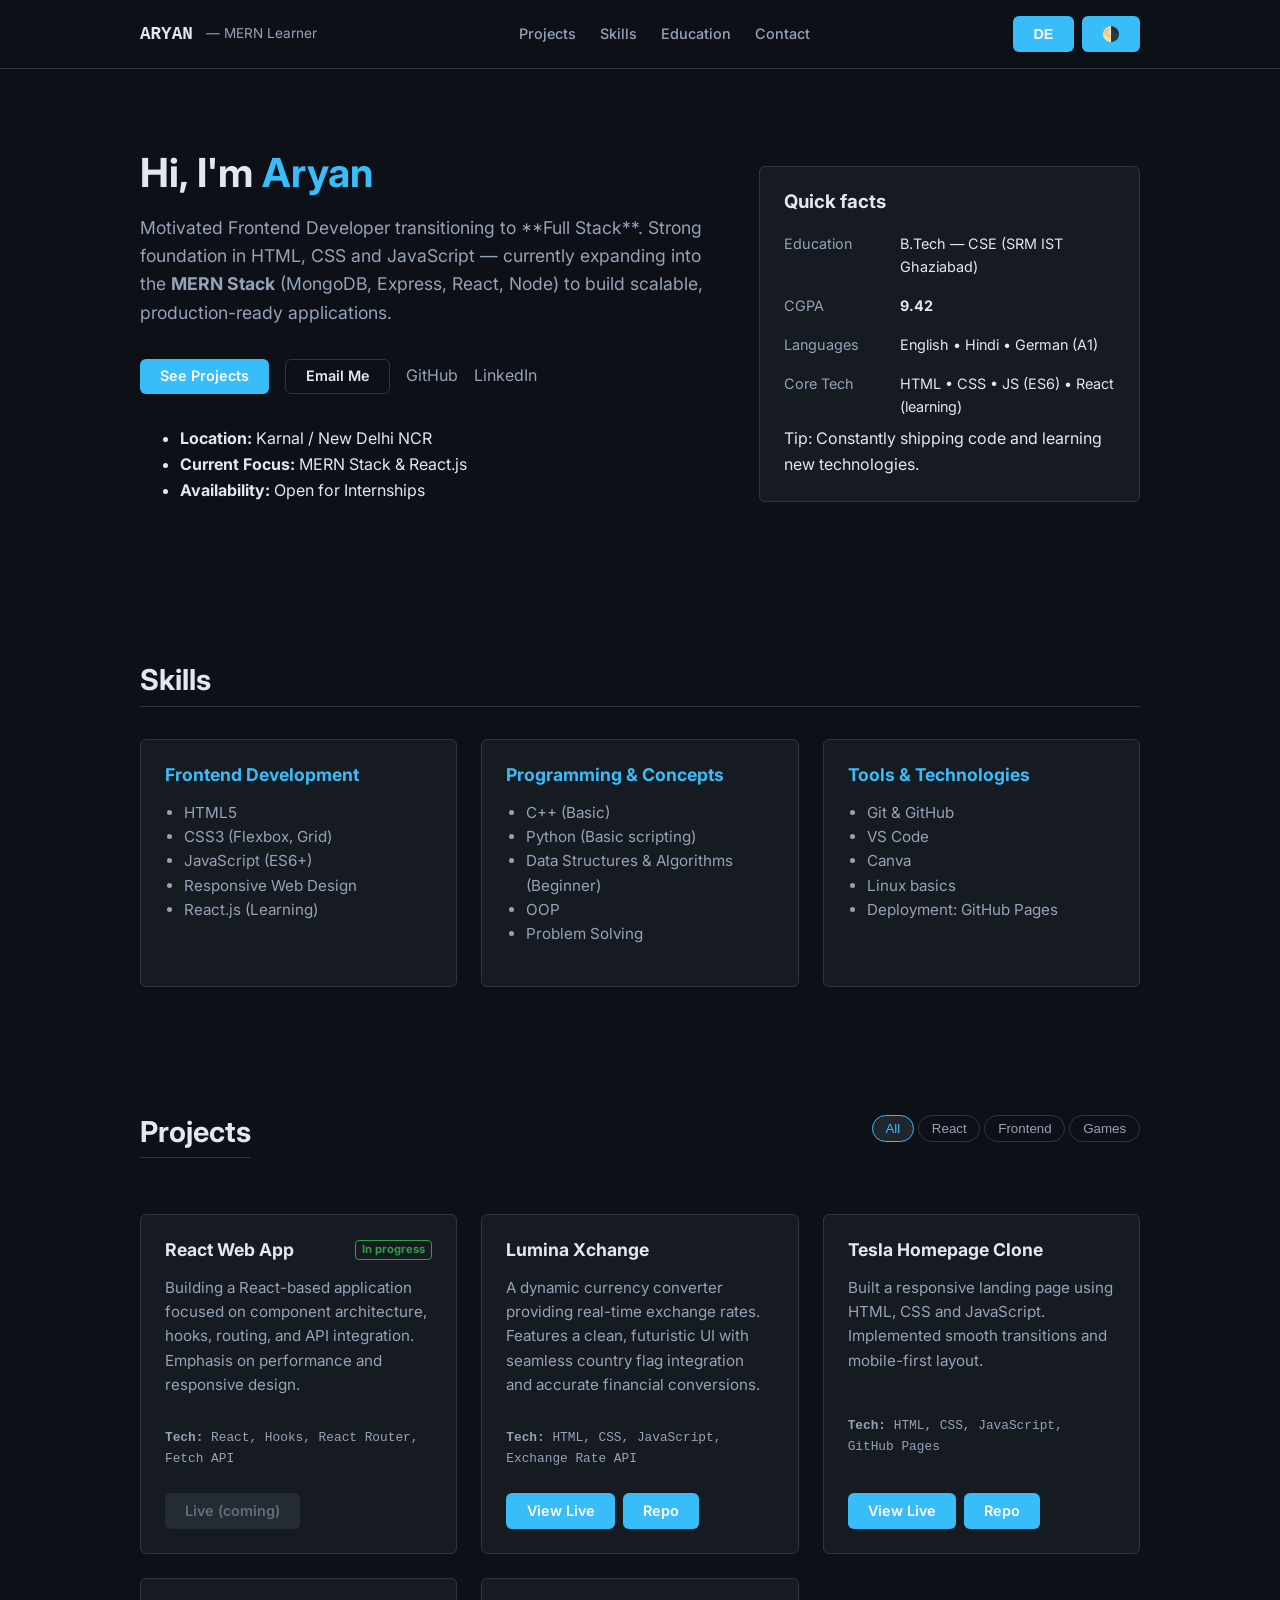
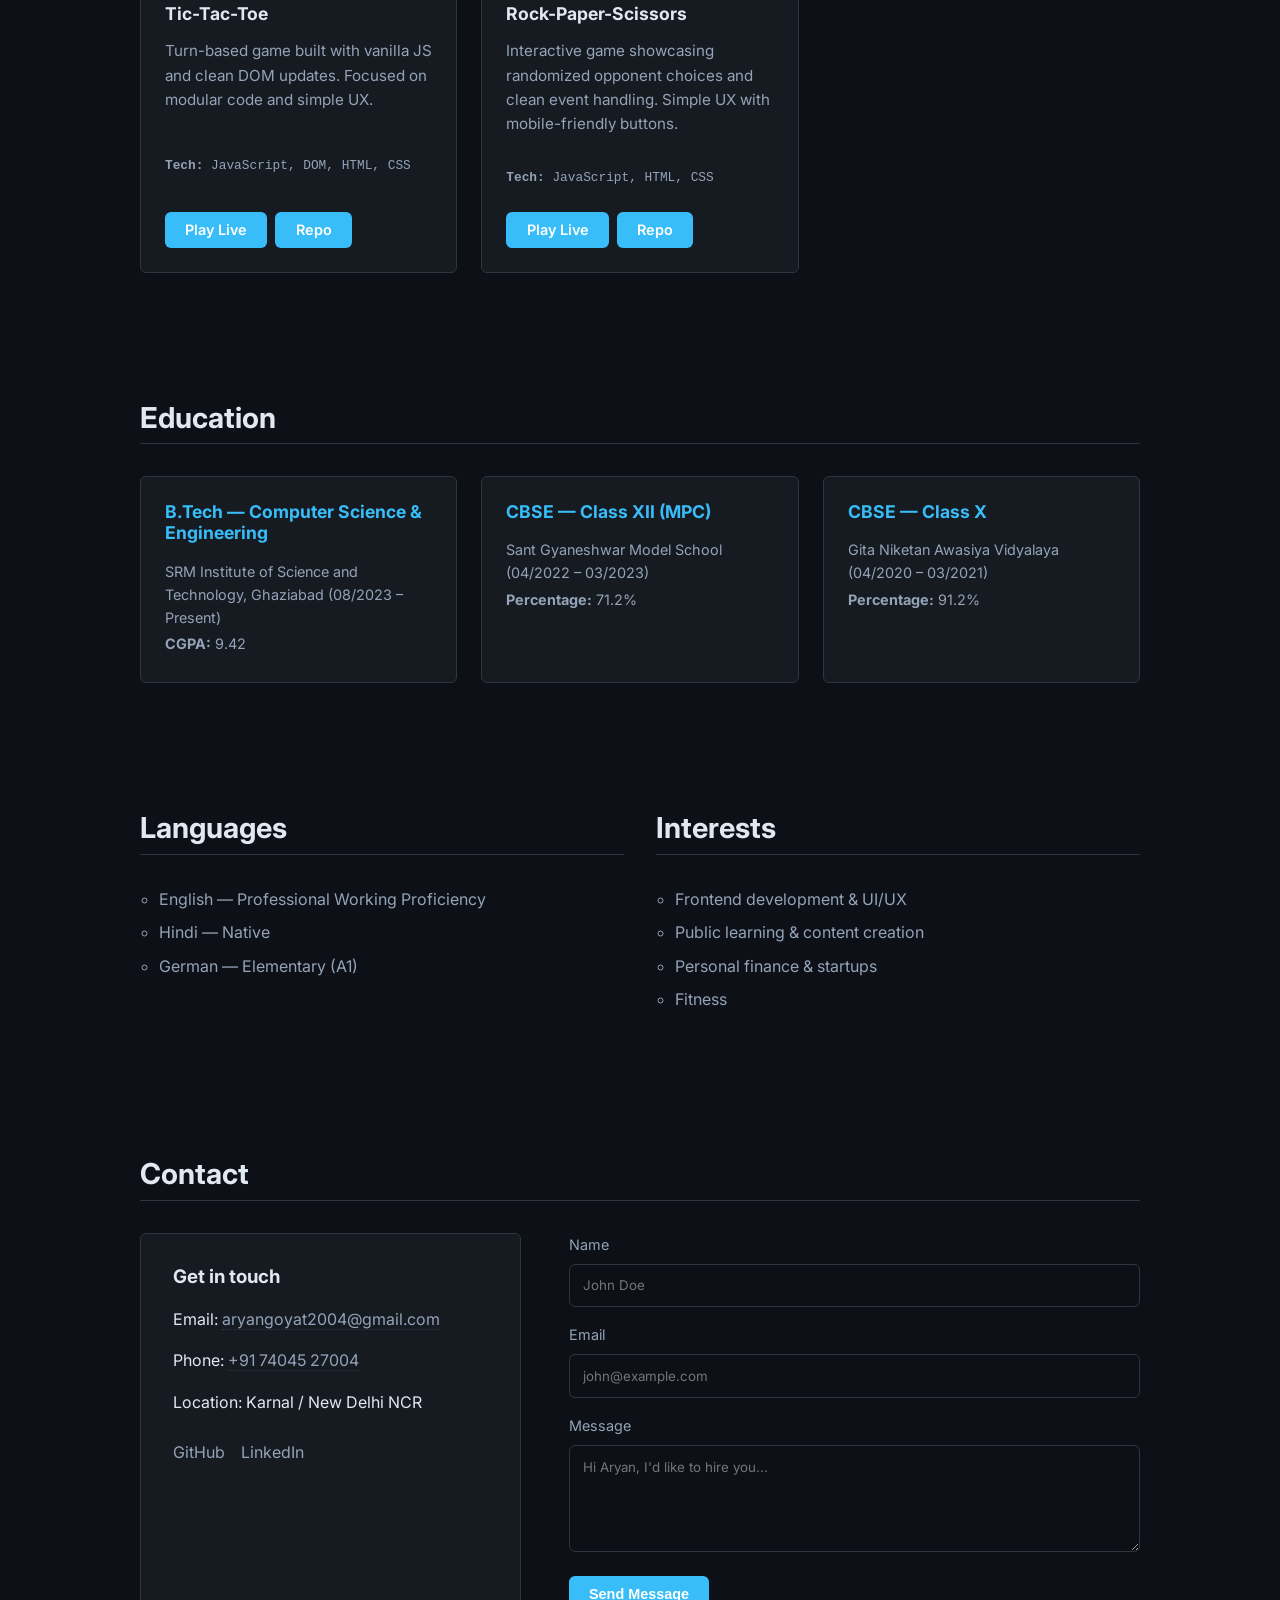
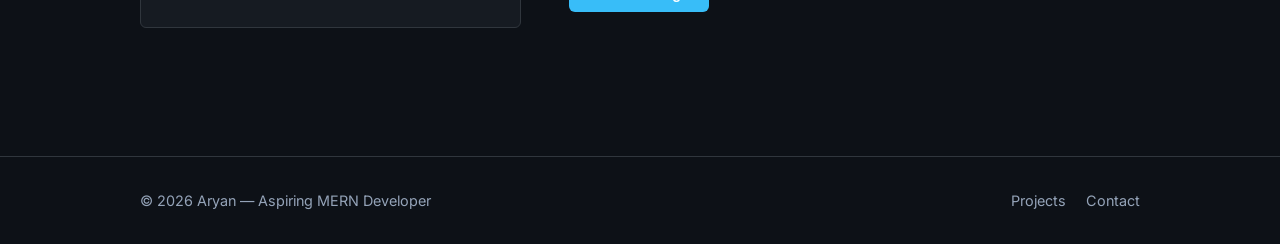
<file: index.html>
<!doctype html>
<html lang="en">
<head>
  <meta charset="utf-8" />
  <meta name="viewport" content="width=device-width,initial-scale=1" />
  <title>Aryan — Aspiring MERN Stack Developer</title>
  <meta name="description" content="Aryan — Frontend Developer transitioning to MERN Stack. HTML • CSS • JavaScript • React. Building futuristic web applications." />
  <link rel="preconnect" href="https://fonts.gstatic.com" crossorigin>
  <link href="https://fonts.googleapis.com/css2?family=Inter:wght@300;400;600;700;800&display=swap" rel="stylesheet">
  <link rel="stylesheet" href="styles.css">
</head>
<body>
  <div class="scanline"></div>
  <header class="site-header">
    <div class="container header-inner">
      <a class="brand" href="#home"><span class="brand-neo">ARYAN</span><small> — MERN Learner</small></a>

      <nav id="nav" class="nav" aria-label="Primary">
        <a href="#projects" data-i18n="nav_projects">Projects</a>
        <a href="#skills" data-i18n="nav_skills">Skills</a>
        <a href="#education" data-i18n="nav_edu">Education</a>
        <a href="#contact" data-i18n="nav_contact">Contact</a>
      </nav>

      <div class="header-actions">
        <button id="langToggle" class="btn btn-ghost" aria-label="Toggle language">DE</button>
        
        <button id="themeToggle" class="btn btn-ghost" aria-label="Toggle theme">🌗</button>
      </div>
    </div>
  </header>

  <main>
    <section id="home" class="hero">
      <div class="container hero-grid">
        <div class="hero-text">
          <h1><span data-i18n="hero_hi">Hi, I'm</span> <span class="accent">Aryan</span></h1>
          <p class="lead" data-i18n="hero_desc">
            Motivated Frontend Developer transitioning to Full Stack. 
            Strong foundation in HTML, CSS and JavaScript — currently expanding into the <strong>MERN Stack</strong> (MongoDB, Express, React, Node) to build scalable, production-ready applications.
          </p>

          <div class="cta-row">
            <a class="btn" href="#projects" data-i18n="btn_projects">See Projects</a>
            <a class="btn btn-outline" href="mailto:aryangoyat2004@gmail.com" data-i18n="btn_email">Email Me</a>
            <a class="link" href="https://github.com/aryan740" target="_blank" rel="noopener">GitHub</a>
            <a class="link" href="https://linkedin.com/in/YOUR_PROFILE" target="_blank" rel="noopener">LinkedIn</a>
          </div>

          <ul class="meta-list">
            <li><strong>Location:</strong> Karnal / New Delhi NCR</li>
            <li><strong>Current Focus:</strong> MERN Stack & React.js</li>
            <li><strong>Availability:</strong> Open for Internships</li>
          </ul>
        </div>

        <div class="hero-card">
          <div class="card futuristic">
            <h3>Quick facts</h3>
            <dl>
              <dt>Education</dt>
              <dd>B.Tech — CSE (SRM IST Ghaziabad)</dd>
              <dt>CGPA</dt>
              <dd><strong>9.42</strong></dd>
              <dt>Languages</dt>
              <dd>English • Hindi • German (A1)</dd>
              <dt>Core Tech</dt>
              <dd>HTML • CSS • JS (ES6) • React (learning)</dd>
            </dl>
            <div class="small">Tip: Constantly shipping code and learning new technologies.</div>
          </div>
        </div>
      </div>
    </section>

    <section id="skills" class="section">
      <div class="container">
        <h2 data-i18n="nav_skills">Skills</h2>
        <div class="skills-grid">
          <div class="skill-card">
            <h3>Frontend Development</h3>
            <ul>
              <li>HTML5</li>
              <li>CSS3 (Flexbox, Grid)</li>
              <li>JavaScript (ES6+)</li>
              <li>Responsive Web Design</li>
              <li>React.js (Learning)</li>
            </ul>
          </div>
          <div class="skill-card">
            <h3>Programming & Concepts</h3>
            <ul>
              <li>C++ (Basic)</li>
              <li>Python (Basic scripting)</li>
              <li>Data Structures & Algorithms (Beginner)</li>
              <li>OOP</li>
              <li>Problem Solving</li>
            </ul>
          </div>
          <div class="skill-card">
            <h3>Tools & Technologies</h3>
            <ul>
              <li>Git & GitHub</li>
              <li>VS Code</li>
              <li>Canva</li>
              <li>Linux basics</li>
              <li>Deployment: GitHub Pages</li>
            </ul>
          </div>
        </div>
      </div>
    </section>

    <section id="projects" class="section">
      <div class="container">
        <div class="projects-header">
          <h2 data-i18n="nav_projects">Projects</h2>
          <div class="project-filters" role="toolbar" aria-label="Project filters">
            <button class="filter-btn active" data-filter="all">All</button>
            <button class="filter-btn" data-filter="react">React</button>
            <button class="filter-btn" data-filter="frontend">Frontend</button>
            <button class="filter-btn" data-filter="games">Games</button>
          </div>
        </div>

        <div class="projects-grid" id="projectsGrid">
          
          <article class="project-card tag-react" data-tags="react">
            <div class="pc-head">
              <h3>React Web App <span class="tag in-progress">In progress</span></h3>
            </div>
            <p>Building a React-based application focused on component architecture, hooks, routing, and API integration. Emphasis on performance and responsive design.</p>
            <p class="tech"><strong>Tech:</strong> React, Hooks, React Router, Fetch API</p>
            <div class="card-actions">
              <a class="btn btn-sm disabled" aria-disabled="true">Live (coming)</a>
            </div>
          </article>

          <article class="project-card tag-frontend" data-tags="frontend">
            <div class="pc-head">
              <h3>Lumina Xchange</h3>
            </div>
            <p>A dynamic currency converter providing real-time exchange rates. Features a clean, futuristic UI with seamless country flag integration and accurate financial conversions.</p>
            <p class="tech"><strong>Tech:</strong> HTML, CSS, JavaScript, Exchange Rate API</p>
            <div class="card-actions">
              <a class="btn btn-sm" href="https://aryan740.github.io/Currency-Convertor/" target="_blank" rel="noopener">View Live</a>
              <a class="btn btn-sm" href="https://github.com/aryan740/Currency-Convertor" target="_blank" rel="noopener">Repo</a>
            </div>
          </article>

          <article class="project-card tag-frontend" data-tags="frontend">
            <div class="pc-head">
              <h3>Tesla Homepage Clone</h3>
            </div>
            <p>Built a responsive landing page using HTML, CSS and JavaScript. Implemented smooth transitions and mobile-first layout.</p>
            <p class="tech"><strong>Tech:</strong> HTML, CSS, JavaScript, GitHub Pages</p>
            <div class="card-actions">
              <a class="btn btn-sm" href="https://aryan740.github.io/Tesla-Clone/" target="_blank" rel="noopener">View Live</a>
              <a class="btn btn-sm" href="https://github.com/aryan740" target="_blank" rel="noopener">Repo</a>
            </div>
          </article>

          <article class="project-card tag-games" data-tags="games">
            <div class="pc-head">
              <h3>Tic-Tac-Toe</h3>
            </div>
            <p>Turn-based game built with vanilla JS and clean DOM updates. Focused on modular code and simple UX.</p>
            <p class="tech"><strong>Tech:</strong> JavaScript, DOM, HTML, CSS</p>
            <div class="card-actions">
              <a class="btn btn-sm" href="https://aryan740.github.io/Tic-Tac-Toe/" target="_blank" rel="noopener">Play Live</a>
              <a class="btn btn-sm" href="https://github.com/aryan740" target="_blank" rel="noopener">Repo</a>
            </div>
          </article>

          <article class="project-card tag-games" data-tags="games">
            <div class="pc-head">
              <h3>Rock-Paper-Scissors</h3>
            </div>
            <p>Interactive game showcasing randomized opponent choices and clean event handling. Simple UX with mobile-friendly buttons.</p>
            <p class="tech"><strong>Tech:</strong> JavaScript, HTML, CSS</p>
            <div class="card-actions">
              <a class="btn btn-sm" href="https://aryan740.github.io/Rock-Paper-Scissors/" target="_blank" rel="noopener">Play Live</a>
              <a class="btn btn-sm" href="https://github.com/aryan740" target="_blank" rel="noopener">Repo</a>
            </div>
          </article>
        </div>
      </div>
    </section>

    <section id="education" class="section">
      <div class="container">
        <h2 data-i18n="nav_edu">Education</h2>
        <div class="edu-grid">
          <div class="edu-card">
            <h3>B.Tech — Computer Science & Engineering</h3>
            <p>SRM Institute of Science and Technology, Ghaziabad (08/2023 – Present)</p>
            <p><strong>CGPA:</strong> 9.42</p>
          </div>
          <div class="edu-card">
            <h3>CBSE — Class XII (MPC)</h3>
            <p>Sant Gyaneshwar Model School (04/2022 – 03/2023)</p>
            <p><strong>Percentage:</strong> 71.2%</p>
          </div>
          <div class="edu-card">
            <h3>CBSE — Class X</h3>
            <p>Gita Niketan Awasiya Vidyalaya (04/2020 – 03/2021)</p>
            <p><strong>Percentage:</strong> 91.2%</p>
          </div>
        </div>
      </div>
    </section>

    <section class="section">
      <div class="container two-col">
        <div>
          <h2>Languages</h2>
          <ul class="simple-list">
            <li>English — Professional Working Proficiency</li>
            <li>Hindi — Native</li>
            <li>German — Elementary (A1)</li>
          </ul>
        </div>
        <div>
          <h2>Interests</h2>
          <ul class="simple-list">
            <li>Frontend development & UI/UX</li>
            <li>Public learning & content creation</li>
            <li>Personal finance & startups</li>
            <li>Fitness</li>
          </ul>
        </div>
      </div>
    </section>

    <section id="contact" class="section">
      <div class="container">
        <h2 data-i18n="nav_contact">Contact</h2>
        <div class="contact-grid">
          <div class="contact-card">
            <h3 data-i18n="contact_header">Get in touch</h3>
            <p>Email: <a href="mailto:aryangoyat2004@gmail.com">aryangoyat2004@gmail.com</a></p>
            <p>Phone: <a href="tel:+917404527004">+91 74045 27004</a></p>
            <p>Location: Karnal / New Delhi NCR</p>
            <div class="socials">
              <a href="https://github.com/aryan740" target="_blank" rel="noopener">GitHub</a>
              <a href="https://linkedin.com/in/YOUR_PROFILE" target="_blank" rel="noopener">LinkedIn</a>
            </div>
          </div>

          <form id="contactForm" class="contact-form">
            <input type="hidden" name="access_key" value="b801b500-229d-471b-914e-7d886ee5a1a1">

            <input type="hidden" name="subject" value="New Submission from Aryan's Portfolio">

            <label>
              <span>Name</span>
              <input type="text" name="name" id="name" required placeholder="John Doe">
            </label>
            <label>
              <span>Email</span>
              <input type="email" name="email" id="email" required placeholder="john@example.com">
            </label>
            <label>
              <span>Message</span>
              <textarea name="message" id="message" rows="5" required placeholder="Hi Aryan, I'd like to hire you..."></textarea>
            </label>
            
            <div class="form-actions">
              <button type="submit" class="btn" id="submitBtn">Send Message</button>
            </div>
            <p id="formStatus" class="form-status"></p>
          </form>
        </div>
      </div>
    </section>
  </main>

  <footer class="site-footer">
    <div class="container">
      <div>© <span id="year"></span> Aryan — Aspiring MERN Developer</div>
      <div class="footer-links">
        <a href="#projects">Projects</a>
        <a href="#contact">Contact</a>
      </div>
    </div>
  </footer>

  <script src="script.js"></script>
</body>
</html>
</file>
<file: styles.css>
/* --- 1. DEFAULT THEME (Dark Mode / Deep Coder) --- */
/* This is what applies automatically when the site loads */
:root {
  --bg: #0d1117; 
  --surface: #161b22; 
  --surface-hover: #21262d; 
  --border: #30363d;
  
  --primary: #38bdf8;         /* Sky Blue */
  --primary-dim: rgba(56, 189, 248, 0.1); 
  --primary-hover: #7dd3fc;
  
  --text-main: #e2e8f0;       /* Soft White */
  --text-muted: #94a3b8;      /* Cool Grey */
  
  --accent-green: #2ea043;    

  --font-main: "Inter", system-ui, sans-serif;
  --font-mono: "SFMono-Regular", Consolas, monospace;
  
  --radius: 6px;
  --container: 1000px;
}

/* --- 2. LIGHT MODE OVERRIDE (Applies on Toggle) --- */
[data-theme="light"] {
  --bg: #ffffff; 
  --surface: #f3f4f6; 
  --surface-hover: #e5e7eb; 
  --border: #cbd5e1;
  
  --primary: #0284c7;         /* Darker Blue for contrast */
  --primary-dim: rgba(2, 132, 199, 0.1); 
  --primary-hover: #0ea5e9;
  
  --text-main: #111827;       /* Pure Black (Fixed Visibility) */
  --text-muted: #4b5563;      
  
  --accent-green: #16a34a;
}

/* --- GLOBAL RESET --- */
* { box-sizing: border-box; }
html { scroll-behavior: smooth; }

body {
  margin: 0;
  background-color: var(--bg);
  color: var(--text-main);
  font-family: var(--font-main);
  line-height: 1.6;
  transition: background-color 0.3s ease, color 0.3s ease;
}

/* --- UTILS --- */
.scanline { display: none; }
.container { width: 90%; max-width: var(--container); margin: 0 auto; }
.section { padding: 4rem 0; }
.two-col { display: grid; grid-template-columns: 1fr 1fr; gap: 2rem; }
@media(max-width: 768px) { .two-col { grid-template-columns: 1fr; } }

/* --- HEADER --- */
.site-header {
  position: sticky; top: 0; z-index: 1000;
  background: var(--bg);
  border-bottom: 1px solid var(--border);
  padding: 1rem 0;
  transition: background-color 0.3s;
}
.header-inner { display: flex; justify-content: space-between; align-items: center; }

/* Brand */
.brand { text-decoration: none; display: flex; align-items: center; gap: 0.8rem; }
.brand-neo { font-family: var(--font-mono); font-weight: 700; color: var(--text-main); font-size: 1.1rem; }
.brand small { color: var(--text-muted); font-size: 0.85rem; }

/* Nav */
.nav { display: flex; gap: 1.5rem; }
.nav a { color: var(--text-muted); text-decoration: none; font-size: 0.9rem; font-weight: 500; transition: 0.2s; }
.nav a:hover { color: var(--primary); }

/* Header Buttons */
.header-actions { display: flex; gap: 0.5rem; }
.btn-ghost { background: transparent; border: none; color: var(--text-main); cursor: pointer; font-size: 1rem; padding: 0 0.5rem; font-weight: 600; }
.mobile-only { display: none; }
@media(max-width: 768px) { .nav { display: none; } .mobile-only { display: block; } }

/* --- TYPOGRAPHY --- */
h1, h2, h3 { color: var(--text-main); line-height: 1.2; margin-top: 0; }
h1 { font-size: 2.5rem; margin-bottom: 1rem; }
h2 { font-size: 1.8rem; border-bottom: 1px solid var(--border); padding-bottom: 0.5rem; margin-bottom: 2rem; }
ul.simple-list { list-style: circle; padding-left: 1.2rem; color: var(--text-muted); }
ul.simple-list li { margin-bottom: 0.5rem; }

/* --- BUTTONS --- */
a.btn, button.btn {
  display: inline-block;
  background-color: var(--primary);
  color: #fff; /* Solid buttons always have white text */
  padding: 0.6rem 1.2rem;
  border-radius: var(--radius);
  font-weight: 600;
  text-decoration: none !important;
  border: 1px solid transparent;
  cursor: pointer;
  transition: 0.2s;
  font-size: 0.9rem;
  line-height: 1;
}
a.btn:hover, button.btn:hover { background-color: var(--primary-hover); transform: translateY(-2px); }

/* --- FIXED OUTLINE BUTTON (Email Me) --- */
a.btn-outline {
  background: transparent;
  border: 1px solid var(--border);
  color: var(--text-main); /* Defaults to main text color */
}

/* Light Mode Specific Fix for "Email Me" */
/* This forces the button to be Dark/Blue in light mode so it is visible */
[data-theme="light"] a.btn-outline {
  color: var(--primary); 
  border-color: var(--primary);
  background: rgba(2, 132, 199, 0.05);
}

a.btn-outline:hover {
  border-color: var(--primary);
  background: var(--surface-hover);
  color: var(--primary);
}

.disabled { opacity: 0.6; cursor: not-allowed; background: var(--border) !important; color: var(--text-muted) !important; }
.btn-sm { padding: 0.4rem 0.8rem; font-size: 0.8rem; }

/* --- HERO --- */
.hero { padding: 5rem 0; }
.hero-grid { display: grid; grid-template-columns: 1.5fr 1fr; gap: 3rem; align-items: center; }
.hero h1 .accent { color: var(--primary); }
.lead { color: var(--text-muted); font-size: 1.1rem; margin-bottom: 2rem; max-width: 600px; }
.cta-row { display: flex; gap: 1rem; align-items: center; flex-wrap: wrap; margin-bottom: 2rem; }

.cta-row .link { color: var(--text-muted); text-decoration: none; border-bottom: 1px solid transparent; }
.cta-row .link:hover { color: var(--primary); border-color: var(--primary); }

/* Quick Facts */
.hero-card .card { background: var(--surface); border: 1px solid var(--border); border-radius: var(--radius); padding: 1.5rem; }
.hero-card dl { display: grid; grid-template-columns: 1fr 2fr; gap: 0.5rem; font-size: 0.9rem; margin: 0; }
.hero-card dt { color: var(--text-muted); }
.hero-card dd { margin: 0; color: var(--text-main); margin-bottom: 0.5rem; }

/* --- CARDS --- */
.skills-grid, .edu-grid, .projects-grid { display: grid; grid-template-columns: repeat(auto-fit, minmax(280px, 1fr)); gap: 1.5rem; }

.skill-card, .edu-card, .project-card, .contact-card {
  background: var(--surface); border: 1px solid var(--border); border-radius: var(--radius); padding: 1.5rem; transition: transform 0.2s;
}
.skill-card:hover, .edu-card:hover, .project-card:hover { transform: translateY(-3px); border-color: var(--text-muted); }

.skill-card h3, .edu-card h3 { color: var(--primary); font-size: 1.1rem; margin-bottom: 1rem; margin-top: 0; }
.skill-card ul { padding-left: 1.2rem; color: var(--text-muted); font-size: 0.95rem; }
.edu-card p { margin: 0.2rem 0; color: var(--text-muted); font-size: 0.9rem; }

/* --- PROJECTS --- */
.projects-header { display: flex; justify-content: space-between; margin-bottom: 1.5rem; flex-wrap: wrap; gap: 1rem; }
.filter-btn {
  background: transparent; border: 1px solid var(--border); color: var(--text-muted);
  padding: 0.3rem 0.8rem; border-radius: 20px; cursor: pointer; transition: 0.2s;
}
.filter-btn:hover, .filter-btn.active {
  background: var(--surface-hover); color: var(--primary); border-color: var(--primary);
}

.project-card { display: flex; flex-direction: column; }
.pc-head h3 { font-size: 1.1rem; display: flex; justify-content: space-between; align-items: center; width: 100%; margin: 0; }
.tag { font-size: 0.7rem; color: var(--accent-green); border: 1px solid var(--accent-green); padding: 2px 6px; border-radius: 4px; }
.project-card p { font-size: 0.95rem; color: var(--text-muted); flex-grow: 1; }
.project-card .tech { font-family: var(--font-mono); font-size: 0.8rem; color: var(--text-muted); margin-bottom: 1.5rem; margin-top: 1rem; }
.card-actions { display: flex; gap: 0.5rem; margin-top: auto; }

/* --- CONTACT --- */
.contact-grid { display: grid; grid-template-columns: 1fr 1.5fr; gap: 3rem; }
@media(max-width: 768px) { .contact-grid { grid-template-columns: 1fr; } }
.contact-card { padding: 2rem; }

.contact-card p a {
  color: var(--text-muted) !important; text-decoration: none; border-bottom: 1px dotted var(--border);
}
.contact-card p a:hover {
  color: var(--primary) !important; border-bottom: 1px solid var(--primary);
}
.socials { margin-top: 1.5rem; display: flex; gap: 1rem; }
.socials a { color: var(--text-muted); text-decoration: none; }
.socials a:hover { color: var(--primary); }

/* Form */
.contact-form label { display: block; margin-bottom: 1rem; }
.contact-form span { display: block; margin-bottom: 0.5rem; font-size: 0.9rem; color: var(--text-muted); }
.contact-form input, .contact-form textarea {
  width: 100%; background: var(--bg); border: 1px solid var(--border); color: var(--text-main);
  padding: 0.8rem; border-radius: var(--radius); font-family: inherit; transition: 0.2s;
}
.contact-form input:focus, .contact-form textarea:focus {
  outline: none; border-color: var(--primary); box-shadow: 0 0 0 2px var(--primary-dim);
}
.form-actions { margin-top: 1rem; }

/* --- FOOTER --- */
.site-footer { border-top: 1px solid var(--border); padding: 2rem 0; margin-top: 4rem; color: var(--text-muted); font-size: 0.9rem; }
.site-footer .container { display: flex; justify-content: space-between; }
.footer-links a { color: var(--text-muted); text-decoration: none; margin-left: 1rem; }
.footer-links a:hover { color: var(--primary); }
</file>
